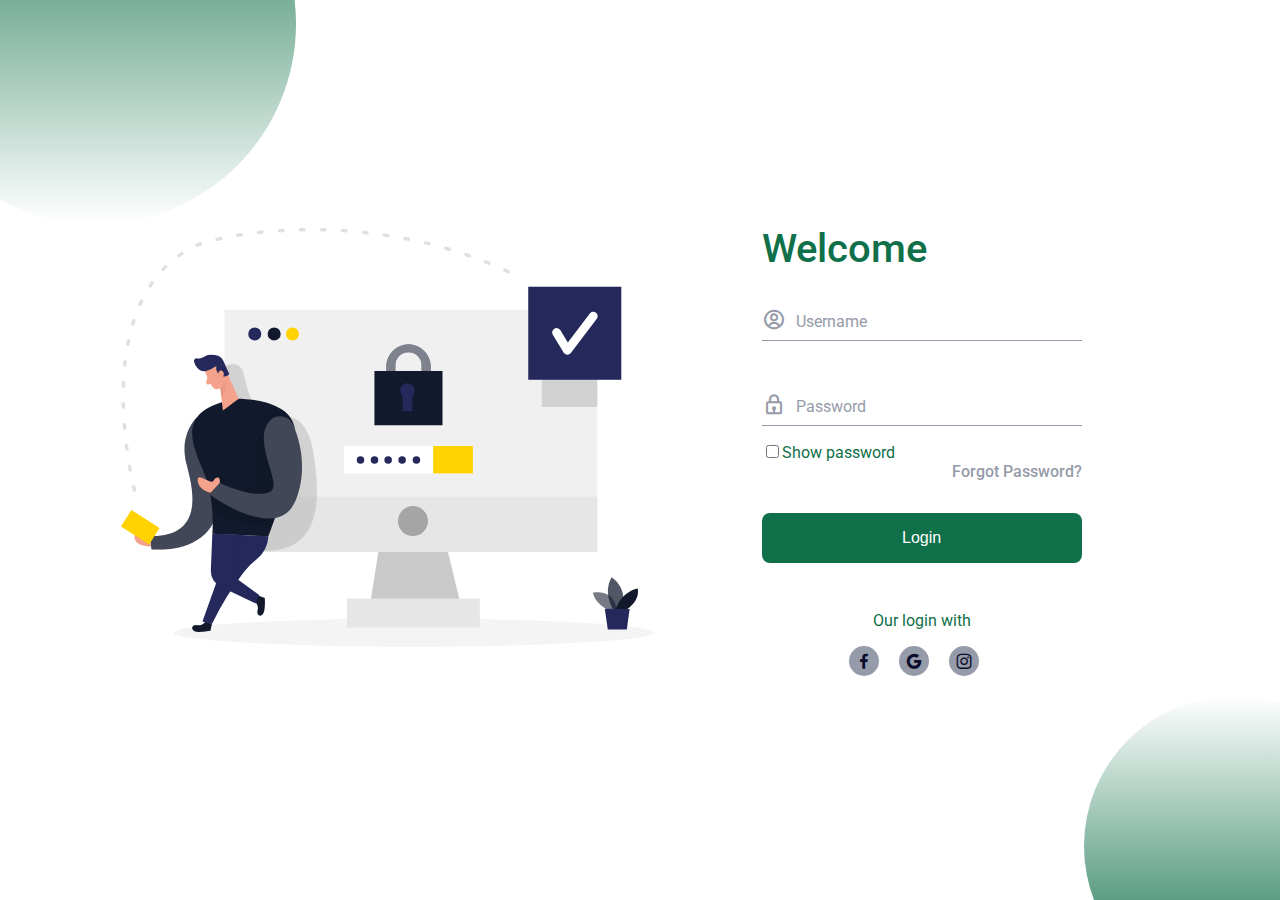
<file: loign form/index.html>
<!DOCTYPE html>
<html lang="en">
    <head>
        <meta charset="UTF-8">
        <meta name="viewport" content="width=device-width, initial-scale=1.0">

        <!-- ===== CSS ===== -->
        <link rel="stylesheet" href="assets/css/styles.css">

        <!-- ===== BOX ICONS ===== -->
        <link href='https://cdn.jsdelivr.net/npm/boxicons@2.0.5/css/boxicons.min.css' rel='stylesheet'>

        <title>Login form responsive</title>  
    </head>
    <body>
        <div class="l-form">
            <div class="shape1"></div>
            <div class="shape2"></div>

            <div class="form">
                <img src="assets/img/authentication.svg" alt="" class="form__img">

                <form action="" class="form__content">
                    <h1 class="form__title">Welcome</h1>

                    <div class="form__div form__div-one">
                        <div class="form__icon">
                            <i class='bx bx-user-circle'></i>
                        </div>

                        <div class="form__div-input">
                            <label for="" class="form__label">Username</label>
                            <input type="text" class="form__input">
                        </div>
                    </div>

                    <div class="form__div">
                        <div class="form__icon">
                            <i class='bx bx-lock' ></i>
                        </div>

                        <div class="form__div-input">
                            <label for="" class="form__label">Password</label>
                            <input type="password" class="form__input">
                        </div>
                    </div>
                    <input type="checkbox"
                    name="Show password"
                    value="Nanna@2001">Show password
                    <a href="#" class="form__forgot">Forgot Password?</a>

                    <input type="submit" class="form__button" value="Login">

                    <div class="form__social">
                        <span class="form__social-text">Our login with</span>

                        <a href="#" class="form__social-icon"><i class='bx bxl-facebook' ></i></a>
                        <a href="#" class="form__social-icon"><i class='bx bxl-google' ></i></a>
                        <a href="#" class="form__social-icon"><i class='bx bxl-instagram' ></i></a>
                    </div>
                </form>
            </div>

        </div>
        
        <!-- ===== MAIN JS ===== -->
        <script src="assets/js/main.js"></script>
    </body>
</html>
</file>
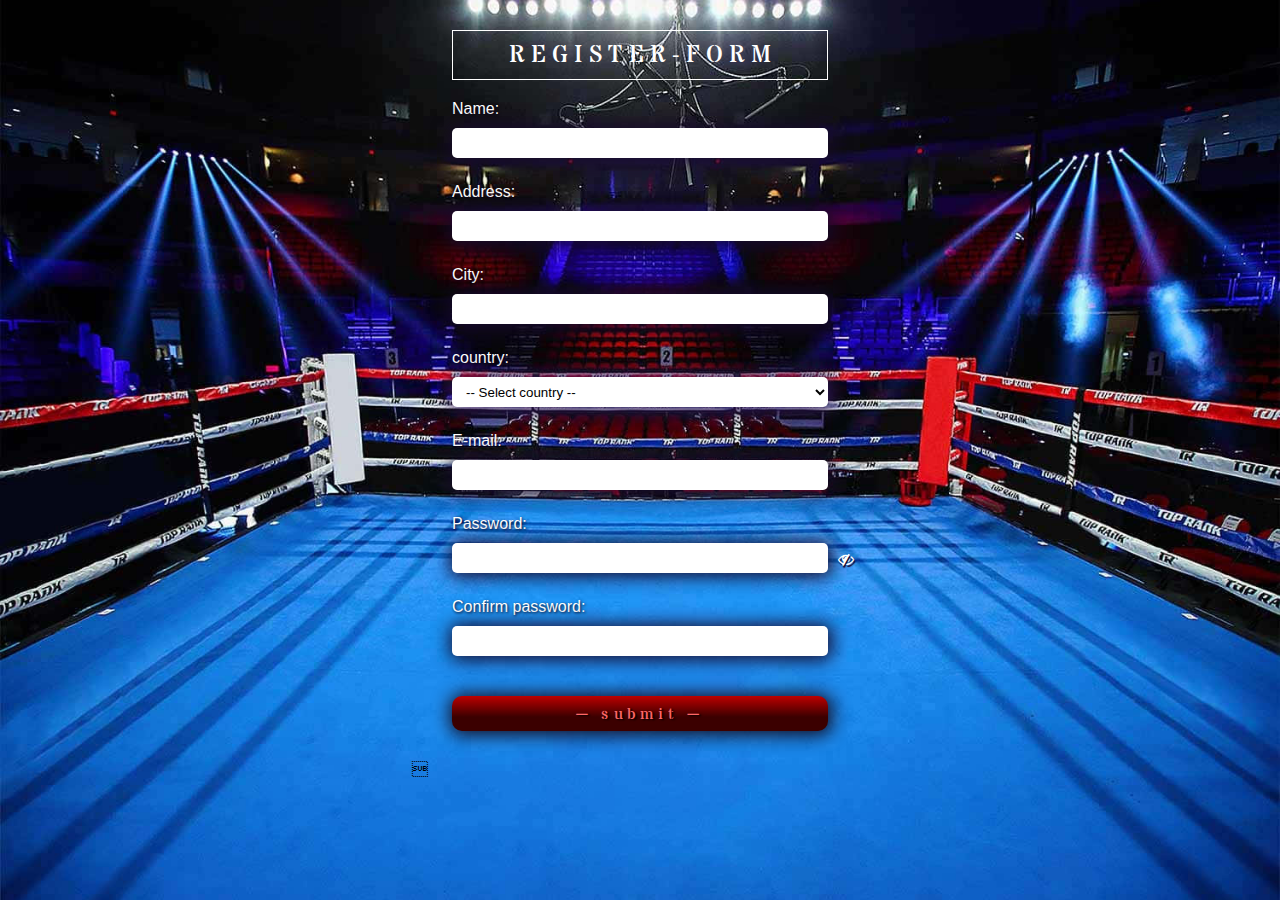
<file: Register-form-master/register2.html>
<!DOCTYPE html>
<html lang="en">
<head>
        <title>Register Form</title>
    <meta charset="UTF-8">
    <meta name="viewport" content="width=device-width, initial-scale=1.0">
    <meta http-equiv="X-UA-Compatible" content="ie=edge">
    <link href='https://fonts.googleapis.com/css?family=Stardos Stencil' rel='stylesheet'> 
    <link rel="stylesheet" href="https://cdnjs.cloudflare.com/ajax/libs/font-awesome/4.7.0/css/font-awesome.min.css">
    <link rel="stylesheet" href="register2.css" type="text/css">
</head>
<body>
   
    <div id="container">
         
        <div id="wrapper">
            <div id="headwrap">
            <div id="header">R E G I S T E R - F O R M</div>
            </div>
            <form id="valForm" method="POST" action="javascript:showPopup();" name="myForm" onsubmit="return validate()">
                   
                            <div class="field">
                                <label>Name:</label>
                                    <input type="text" id="username"  name="Name" class="input"><div id="check" class="check"></div>
                                    <div id="name_error" class="error"></div>
                            </div>
                    
                                <div class="field">
                                    <label>Address:</label> 
                                        <input type="text" id="adress" name="Adress" class="input"><div id="check2" class="check"></div>
                                    
                                        <div id="adress_error" class="error"></div>
                                    </div>

                            <div class="field">
                                 <label>City:</label> 
                                       <input type="text" id="city" name="City" class="input"><div id="check3" class="check"></div>
                                 
                                       <div id="city_error" class="error"></div>
                                   </div>

                             <div class="field">
                            <label>country:</label> 
                        <select id="country" name="Country" class="input" >
                            <option value="0"> -- Select country -- </option>
                            <option value="Afghanistan">Afghanistan</option>
                            <option value="Åland Islands">Åland Islands</option>
                            <option value="Albania">Albania</option>
                            <option value="Algeria">Algeria</option>
                            <option value="American Samoa">American Samoa</option>
                            <option value="Andorra">Andorra</option>
                            <option value="Angola">Angola</option>
                            <option value="Anguilla">Anguilla</option>
                            <option value="Antarctica">Antarctica</option>
                            <option value="Antigua and Barbuda">Antigua and Barbuda</option>
                            <option value="Argentina">Argentina</option>
                            <option value="Armenia">Armenia</option>
                            <option value="Aruba">Aruba</option>
                            <option value="Australia">Australia</option>
                            <option value="Austria">Austria</option>
                            <option value="Azerbaijan">Azerbaijan</option>
                            <option value="Bahamas">Bahamas</option>
                            <option value="Bahrain">Bahrain</option>
                            <option value="Bangladesh">Bangladesh</option>
                            <option value="Barbados">Barbados</option>
                            <option value="Belarus">Belarus</option>
                            <option value="Belgium">Belgium</option>
                            <option value="Belize">Belize</option>
                            <option value="Benin">Benin</option>
                            <option value="Bermuda">Bermuda</option>
                            <option value="Bhutan">Bhutan</option>
                            <option value="Bolivia">Bolivia</option>
                            <option value="Bosnia and Herzegovina">Bosnia and Herzegovina</option>
                            <option value="Botswana">Botswana</option>
                            <option value="Bouvet Island">Bouvet Island</option>
                            <option value="Brazil">Brazil</option>
                            <option value="British Indian Ocean Territory">British Indian Ocean Territory</option>
                            <option value="Brunei Darussalam">Brunei Darussalam</option>
                            <option value="Bulgaria">Bulgaria</option>
                            <option value="Burkina Faso">Burkina Faso</option>
                            <option value="Burundi">Burundi</option>
                            <option value="Cambodia">Cambodia</option>
                            <option value="Cameroon">Cameroon</option>
                            <option value="Canada">Canada</option>
                            <option value="Cape Verde">Cape Verde</option>
                            <option value="Cayman Islands">Cayman Islands</option>
                            <option value="Central African Republic">Central African Republic</option>
                            <option value="Chad">Chad</option>
                            <option value="Chile">Chile</option>
                            <option value="China">China</option>
                            <option value="Christmas Island">Christmas Island</option>
                            <option value="Cocos (Keeling) Islands">Cocos (Keeling) Islands</option>
                            <option value="Colombia">Colombia</option>
                            <option value="Comoros">Comoros</option>
                            <option value="Congo">Congo</option>
                            <option value="Congo, The Democratic Republic of The">Congo, The Democratic Republic of The</option>
                            <option value="Cook Islands">Cook Islands</option>
                            <option value="Costa Rica">Costa Rica</option>
                            <option value="Cote D'ivoire">Cote D'ivoire</option>
                            <option value="Croatia">Croatia</option>
                            <option value="Cuba">Cuba</option>
                            <option value="Cyprus">Cyprus</option>
                            <option value="Czech Republic">Czech Republic</option>
                            <option value="Denmark">Denmark</option>
                            <option value="Djibouti">Djibouti</option>
                            <option value="Dominica">Dominica</option>
                            <option value="Dominican Republic">Dominican Republic</option>
                            <option value="Ecuador">Ecuador</option>
                            <option value="Egypt">Egypt</option>
                            <option value="El Salvador">El Salvador</option>
                            <option value="Equatorial Guinea">Equatorial Guinea</option>
                            <option value="Eritrea">Eritrea</option>
                            <option value="Estonia">Estonia</option>
                            <option value="Ethiopia">Ethiopia</option>
                            <option value="Falkland Islands (Malvinas)">Falkland Islands (Malvinas)</option>
                            <option value="Faroe Islands">Faroe Islands</option>
                            <option value="Fiji">Fiji</option>
                            <option value="Finland">Finland</option>
                            <option value="France">France</option>
                            <option value="French Guiana">French Guiana</option>
                            <option value="French Polynesia">French Polynesia</option>
                            <option value="French Southern Territories">French Southern Territories</option>
                            <option value="Gabon">Gabon</option>
                            <option value="Gambia">Gambia</option>
                            <option value="Georgia">Georgia</option>
                            <option value="Germany">Germany</option>
                            <option value="Ghana">Ghana</option>
                            <option value="Gibraltar">Gibraltar</option>
                            <option value="Greece">Greece</option>
                            <option value="Greenland">Greenland</option>
                            <option value="Grenada">Grenada</option>
                            <option value="Guadeloupe">Guadeloupe</option>
                            <option value="Guam">Guam</option>
                            <option value="Guatemala">Guatemala</option>
                            <option value="Guernsey">Guernsey</option>
                            <option value="Guinea">Guinea</option>
                            <option value="Guinea-bissau">Guinea-bissau</option>
                            <option value="Guyana">Guyana</option>
                            <option value="Haiti">Haiti</option>
                            <option value="Heard Island and Mcdonald Islands">Heard Island and Mcdonald Islands</option>
                            <option value="Holy See (Vatican City State)">Holy See (Vatican City State)</option>
                            <option value="Honduras">Honduras</option>
                            <option value="Hong Kong">Hong Kong</option>
                            <option value="Hungary">Hungary</option>
                            <option value="Iceland">Iceland</option>
                            <option value="India">India</option>
                            <option value="Indonesia">Indonesia</option>
                            <option value="Iran, Islamic Republic of">Iran, Islamic Republic of</option>
                            <option value="Iraq">Iraq</option>
                            <option value="Ireland">Ireland</option>
                            <option value="Isle of Man">Isle of Man</option>
                            <option value="Israel">Israel</option>
                            <option value="Italy">Italy</option>
                            <option value="Jamaica">Jamaica</option>
                            <option value="Japan">Japan</option>
                            <option value="Jersey">Jersey</option>
                            <option value="Jordan">Jordan</option>
                            <option value="Kazakhstan">Kazakhstan</option>
                            <option value="Kenya">Kenya</option>
                            <option value="Kiribati">Kiribati</option>
                            <option value="Korea, Democratic People's Republic of">Korea, Democratic People's Republic of</option>
                            <option value="Korea, Republic of">Korea, Republic of</option>
                            <option value="Kuwait">Kuwait</option>
                            <option value="Kyrgyzstan">Kyrgyzstan</option>
                            <option value="Lao People's Democratic Republic">Lao People's Democratic Republic</option>
                            <option value="Latvia">Latvia</option>
                            <option value="Lebanon">Lebanon</option>
                            <option value="Lesotho">Lesotho</option>
                            <option value="Liberia">Liberia</option>
                            <option value="Libyan Arab Jamahiriya">Libyan Arab Jamahiriya</option>
                            <option value="Liechtenstein">Liechtenstein</option>
                            <option value="Lithuania">Lithuania</option>
                            <option value="Luxembourg">Luxembourg</option>
                            <option value="Macao">Macao</option>
                            <option value="Macedonia, The Former Yugoslav Republic of">Macedonia, The Former Yugoslav Republic of</option>
                            <option value="Madagascar">Madagascar</option>
                            <option value="Malawi">Malawi</option>
                            <option value="Malaysia">Malaysia</option>
                            <option value="Maldives">Maldives</option>
                            <option value="Mali">Mali</option>
                            <option value="Malta">Malta</option>
                            <option value="Marshall Islands">Marshall Islands</option>
                            <option value="Martinique">Martinique</option>
                            <option value="Mauritania">Mauritania</option>
                            <option value="Mauritius">Mauritius</option>
                            <option value="Mayotte">Mayotte</option>
                            <option value="Mexico">Mexico</option>
                            <option value="Micronesia, Federated States of">Micronesia, Federated States of</option>
                            <option value="Moldova, Republic of">Moldova, Republic of</option>
                            <option value="Monaco">Monaco</option>
                            <option value="Mongolia">Mongolia</option>
                            <option value="Montenegro">Montenegro</option>
                            <option value="Montserrat">Montserrat</option>
                            <option value="Morocco">Morocco</option>
                            <option value="Mozambique">Mozambique</option>
                            <option value="Myanmar">Myanmar</option>
                            <option value="Namibia">Namibia</option>
                            <option value="Nauru">Nauru</option>
                            <option value="Nepal">Nepal</option>
                            <option value="Netherlands">Netherlands</option>
                            <option value="Netherlands Antilles">Netherlands Antilles</option>
                            <option value="New Caledonia">New Caledonia</option>
                            <option value="New Zealand">New Zealand</option>
                            <option value="Nicaragua">Nicaragua</option>
                            <option value="Niger">Niger</option>
                            <option value="Nigeria">Nigeria</option>
                            <option value="Niue">Niue</option>
                            <option value="Norfolk Island">Norfolk Island</option>
                            <option value="Northern Mariana Islands">Northern Mariana Islands</option>
                            <option value="Norway">Norway</option>
                            <option value="Oman">Oman</option>
                            <option value="Pakistan">Pakistan</option>
                            <option value="Palau">Palau</option>
                            <option value="Palestinian Territory, Occupied">Palestinian Territory, Occupied</option>
                            <option value="Panama">Panama</option>
                            <option value="Papua New Guinea">Papua New Guinea</option>
                            <option value="Paraguay">Paraguay</option>
                            <option value="Peru">Peru</option>
                            <option value="Philippines">Philippines</option>
                            <option value="Pitcairn">Pitcairn</option>
                            <option value="Poland">Poland</option>
                            <option value="Portugal">Portugal</option>
                            <option value="Puerto Rico">Puerto Rico</option>
                            <option value="Qatar">Qatar</option>
                            <option value="Reunion">Reunion</option>
                            <option value="Romania">Romania</option>
                            <option value="Russian Federation">Russian Federation</option>
                            <option value="Rwanda">Rwanda</option>
                            <option value="Saint Helena">Saint Helena</option>
                            <option value="Saint Kitts and Nevis">Saint Kitts and Nevis</option>
                            <option value="Saint Lucia">Saint Lucia</option>
                            <option value="Saint Pierre and Miquelon">Saint Pierre and Miquelon</option>
                            <option value="Saint Vincent and The Grenadines">Saint Vincent and The Grenadines</option>
                            <option value="Samoa">Samoa</option>
                            <option value="San Marino">San Marino</option>
                            <option value="Sao Tome and Principe">Sao Tome and Principe</option>
                            <option value="Saudi Arabia">Saudi Arabia</option>
                            <option value="Senegal">Senegal</option>
                            <option value="Serbia">Serbia</option>
                            <option value="Seychelles">Seychelles</option>
                            <option value="Sierra Leone">Sierra Leone</option>
                            <option value="Singapore">Singapore</option>
                            <option value="Slovakia">Slovakia</option>
                            <option value="Slovenia">Slovenia</option>
                            <option value="Solomon Islands">Solomon Islands</option>
                            <option value="Somalia">Somalia</option>
                            <option value="South Africa">South Africa</option>
                            <option value="South Georgia and The South Sandwich Islands">South Georgia and The South Sandwich Islands</option>
                            <option value="Spain">Spain</option>
                            <option value="Sri Lanka">Sri Lanka</option>
                            <option value="Sudan">Sudan</option>
                            <option value="Suriname">Suriname</option>
                            <option value="Svalbard and Jan Mayen">Svalbard and Jan Mayen</option>
                            <option value="Swaziland">Swaziland</option>
                            <option value="Sweden">Sweden</option>
                            <option value="Switzerland">Switzerland</option>
                            <option value="Syrian Arab Republic">Syrian Arab Republic</option>
                            <option value="Taiwan, Province of China">Taiwan, Province of China</option>
                            <option value="Tajikistan">Tajikistan</option>
                            <option value="Tanzania, United Republic of">Tanzania, United Republic of</option>
                            <option value="Thailand">Thailand</option>
                            <option value="Timor-leste">Timor-leste</option>
                            <option value="Togo">Togo</option>
                            <option value="Tokelau">Tokelau</option>
                            <option value="Tonga">Tonga</option>
                            <option value="Trinidad and Tobago">Trinidad and Tobago</option>
                            <option value="Tunisia">Tunisia</option>
                            <option value="Turkey">Turkey</option>
                            <option value="Turkmenistan">Turkmenistan</option>
                            <option value="Turks and Caicos Islands">Turks and Caicos Islands</option>
                            <option value="Tuvalu">Tuvalu</option>
                            <option value="Uganda">Uganda</option>
                            <option value="Ukraine">Ukraine</option>
                            <option value="United Arab Emirates">United Arab Emirates</option>
                            <option value="United Kingdom">United Kingdom</option>
                            <option value="United States">United States</option>
                            <option value="United States Minor Outlying Islands">United States Minor Outlying Islands</option>
                            <option value="Uruguay">Uruguay</option>
                            <option value="Uzbekistan">Uzbekistan</option>
                            <option value="Vanuatu">Vanuatu</option>
                            <option value="Venezuela">Venezuela</option>
                            <option value="Viet Nam">Viet Nam</option>
                            <option value="Virgin Islands, British">Virgin Islands, British</option>
                            <option value="Virgin Islands, U.S.">Virgin Islands, U.S.</option>
                            <option value="Wallis and Futuna">Wallis and Futuna</option>
                            <option value="Western Sahara">Western Sahara</option>
                            <option value="Yemen">Yemen</option>
                            <option value="Zambia">Zambia</option>
                            <option value="Zimbabwe">Zimbabwe</option>
                        </select><div id="check4" class="check"></div>
                        
                        <div id="country_error" class="error"></div>
                        </div>

                        <div class="field">
                            <label>E-mail:</label>  
                        <input type="text" id="email" name="Email" class="input"><div id="check5" class="check"></div>
                        
                        <div id="email_error" class="error"></div>
                        </div>

                        <div class="field">
                            <label>Password:</label> 
                        <input type="password" id="password" name="Password" class="input pswd pass"><i class="fa fa-eye-slash" id="eye"></i>
                        
                        <div id="password_error" class="error"></div>
                        </div>

                        <div class="field">
                            <label>Confirm password:</label> 
                        <input type="text" id="confirmpassword" name="Confirmpassword" class="input pswd conf"><div id="check6" class="check"></div> 
                        
                        <div id="confirmpassword_error" class="error"></div>
                        </div>
                        <div id="bottomdiv">
                            <button type="submit" value="Submit" class="btn" name="mySubmit"><span id="submit">&#9472; submit &#9472;</span></button>
                       </div>&#26;
                    </form>
                    </div>
                </div>
<!-- The Modal (no interaction with the rest of the page is possible until the user closes it!)-->
<div id="myModal" class="modal">

    <!-- Modal content -->
    <div class="modal-content">
      <div class="close">&times;</div>
      <p class="text">Thank you, for filling in the form.</p>
    </div>
  
  </div>
                
    <script src="register2.js"></script>
</body>
</html>
</file>
<file: loign form/assets/css/styles.css>
/*===== GOOGLE FONTS =====*/
@import url("https://fonts.googleapis.com/css2?family=Roboto:wght@400;500&display=swap");

/*===== VARIABLES CSS =====*/

/*=== Colores ===*/
:root{
    --first-color: #0f7049;
    --text-color: #969ba9;
}

/*=== Fuente y tipografia ===*/
:root{
    --body-font: 'Roboto', sans-serif;
    --big-font-size: 2rem;
    --normal-font-size: 0.938rem;
    --smaller-font-size: 0.875rem;
}
@media screen and (min-width: 768px){
    :root{
        --big-font-size: 2.5rem;
        --normal-font-size: 1rem;
    }  
}

/*===== BASE =====*/
*,::before,::after{
    box-sizing: border-box;
}
body{
    margin: 0;
    padding: 0;
    font-family: var(--body-font);
    color: var(--first-color);
}
h1{
    margin: 0;
}
a{
    text-decoration: none;
}
img{
    max-width: 100%;
    height: auto;
}
/*===== FORM =====*/
.l-form{
    position: relative;
    height: 100vh;
    overflow: hidden;
}

/*=== Shapes ===*/
.shape1,
.shape2{
    position: absolute;
    width: 200px;
    height: 200px;
    border-radius: 50%;
}
.shape1{
    top: -7rem;
    left: -3.5rem;
    background: linear-gradient(180deg, var(--first-color) 0%, rgba(196,196,196,0) 100%);
}
.shape2{
    bottom: -6rem;
    right: -5.5rem;
    background: linear-gradient(180deg, var(--first-color) 0%, rgba(196,196,196,0) 100%);
    transform: rotate(180deg);
}
/*=== Form ===*/
.form{
    height: 100vh;
    display: grid;
    justify-content: center;
    align-items: center;
    padding: 0 1rem;
}
.form__content{
    width: 290px;
}
.form__img{
    display: none;
}
.form__title{
    font-size: var(--big-font-size);
    font-weight: 500;
    margin-bottom: 2rem;
}
.form__div{
    position: relative;
    display: grid;
    grid-template-columns: 7% 93%;
    margin-bottom: 1rem;
    padding: .25rem 0;
    border-bottom: 1px solid var(--text-color);
}
/*=== Div focus ===*/
.form__div.focus{
    border-bottom: 1px solid var(--first-color);
}

.form__div-one{
    margin-bottom: 3rem;
}

.form__icon{
    font-size: 1.5rem;
    color: var(--text-color);
    transition: .3s;
}
/*=== Icon focus ===*/
.form__div.focus .form__icon{
    color: var(--first-color);
}

.form__label{
    display: block;
    position: absolute;
    left: .75rem;
    top: .25rem;
    font-size: var(--normal-font-size);
    color: var(--text-color);
    transition: .3s;
}
/*=== Label focus ===*/
.form__div.focus .form__label{
    top: -1.5rem;
    font-size: .875rem;
    color: var(--first-color);
}

.form__div-input{
    position: relative;
}
.form__input{
    position: absolute;
    top: 0;
    left: 0;
    width: 100%;
    height: 100%;
    border: none;
    outline: none;
    background: none;
    padding: .5rem .75rem;
    font-size: 1.2rem;
    color: var(--first-color);
    transition: .3s;
}
.form__forgot{
    display: block;
    text-align: right;
    margin-bottom: 2rem;
    font-size: var(--normal-font-size);
    color: var(--text-color);
    font-weight: 500;
    transition: .5;
}
.form__forgot:hover{
    color: var(--first-color);
    transition: .5s;
}
.form__button{
    width: 100%;
    padding: 1rem;
    font-size: var(--normal-font-size);
    outline: none;
    border: none;
    margin-bottom: 3rem;
    background-color: var(--first-color);
    color: #fff;
    border-radius: .5rem;
    cursor: pointer;
    transition: .3s;
}
.form__button:hover{
    box-shadow: 0px 15px 36px rgba(50, 32, 32, 0.15);
}

/*=== Form social===*/
.form__social{
    text-align: center;
}
.form__social-text{
    display: block;
    font-size: var(--normal-font-size);
    margin-bottom: 1rem;
}
.form__social-icon{
    display: inline-flex;
    justify-content: center;
    align-items: center;
    width: 30px;
    height: 30px;
    margin-right: 1rem;
    padding: .5rem;
    background-color: var(--text-color);
    color: #0a0c2c;
    font-size: 1.25rem;
    border-radius: 50%;
}
.form__social-icon:hover{
    background-color: var(--first-color);
}
/*===== MEDIA QUERIS =====*/
@media screen and (min-width: 968px){
    .shape1{
        width: 400px;
        height: 400px;
        top: -11rem;
        left: -6.5rem;
    }
    .shape2{
        width: 300px;
        height: 300px;
        right: -6.5rem;
    }

    .form{
        grid-template-columns: 1.5fr 1fr;
        padding: 0 2rem;
    }
    .form__content{
        width: 320px;
    }
    .form__img{
        display: block;
        width: 700px;
        justify-self: center;
    }
}
</file>
<file: Register-form-master/register2.css>
* {
    box-sizing: border-box;
}

html {
    background: url('bg4.jpg') no-repeat center center fixed; 
    -webkit-background-size: cover;
    -moz-background-size: cover;
    -o-background-size: cover;
    background-size: cover;
}

body {
    margin: 0;
    padding: 0;
}

#container {
    width: 100%;
    margin-top: 80px;
    display: flex;
    align-items: center;
    justify-content: center;
    height: 100%;
}

@media screen and ( max-height: 900px) {
    #container {
        margin-top: 30px;
    }
  }

#wrapper {
    width: auto;
    height: 100%;
    display: flex;
    align-items: center;
    justify-content: center;
    flex-direction: column;
  }

#headwrap {
    width: 100%;
    padding: 0px 40px 0px 40px ;

}

#header {
    font-family: 'Stardos Stencil';
    color: white;
    display: flex;
    align-items: center;
    justify-content: center;
    height: 50px;
    width: 100%;
    font-size: 1.5em;
    border: 1px solid rgb(255, 255, 255);
    padding: 0px 40px 0px 40px ;
    margin-bottom: 20px;
}

@media screen and ( max-width: 320px) {
    #header {
        font-size: 1em;
    }
  }

#bottomdiv {
    margin-top: 20px;
    margin-bottom: 80px;
    display: flex;
    align-items: center;
    justify-content: center;
    flex-direction: column;
    padding: 0px 40px 0px 40px ;
    width: 100%;
    font-size: 1.5em;
}

@media screen and ( max-height: 900px) {
    #bottomdiv {
        margin-bottom: 30px;
        margin-top: 15px;
    }
  }

#check, #check2, #check3, #check4, #check5, #check6{
    float: right;
    margin-top: 10px;
}

.field {
    padding: 0px 40px 20px 40px ;
    width: 100%;
}

.btn {
    width: 100%;
    height: 50px;
    border: none;
    background-color: darkred;
    -moz-box-shadow:    1px 2px 2px 0px  rgb(38, 25, 49);
    -webkit-box-shadow: 1px 2px 2px 0px  rgb(38, 25, 49);
    box-shadow:         1px 1px 18px 3px rgb(21, 11, 29);
    cursor: pointer;
    border-radius: 10px;
    background-image: linear-gradient(to bottom,rgb(190, 0, 0), #3b0000 60%);
}

@media screen and ( max-height: 900px) {
    .btn {
        height: 35px;
    }
  }

#submit {
    font-family: 'Stardos Stencil';
    font-size: 1.5em;
    color: rgb(255, 104, 104);
    text-shadow: 2px 1px 2px #000000;
    letter-spacing: 5px;
}

#submit:hover {
    color: rgb(255, 238, 0);
}

@media screen and (max-height: 900px) {
    #submit {
    font-size: 1.2em;
   }
}

label {
    font-family:'Arial';
    color: rgb(255, 255, 255);
    font-size: 16px;
    text-shadow: 1px 1px 3px #0a0016;
}

#country {
    width: 100%;
    height: 35px;
    border: none;
    outline: none;
    -moz-box-shadow:    1px 2px 2px 0px rgb(48, 21, 88);
    -webkit-box-shadow: 1px 2px 2px 0px rgb(48, 21, 88);
    box-shadow:         1px 1px 18px 3px rgb(48, 21, 88);
}

@media screen and ( max-height: 900px) {
    #country  {
        height: 30px;
    }
  }

input[type=text] {
    color: #570000;
    font-size: 1rem;
    font-family:'arial';
}

.input{
    padding-left: 10px;
    width: 100%;
    height: 35px;
    border: none;
    outline: none;
    -moz-box-shadow:    1px 2px 2px 0px rgb(48, 21, 88);
    -webkit-box-shadow: 1px 2px 2px 0px rgb(48, 21, 88);
    box-shadow:         1px 1px 18px 3px rgb(24, 10, 46);
    border-radius: 5px;
    margin-top: 10px;
    background-color: white;
}

@media screen and ( max-height: 900px) {
    .input {
        height: 30px;
    }
  }


.error {
    margin-top: 5px;
    color: red;
    height: 0px;
    text-shadow: 1px 1px 1px #0d001b;
}

#cross {
    position: absolute;
    margin-left: 5px;
    margin-top: 5px;
    text-shadow: 1px 2px 1px #130029;
}

@media screen and ( max-height: 900px) {
    #cross  {
        margin-top: 3px;
    }
  }

#green {
    position: absolute;
    margin-left: 5px;
    margin-top: 7px;
    text-shadow: 1px 2px 1px #130029;
}

@media screen and ( max-height: 900px) {
    #green  {
        margin-top: 4px;
    }
  }

.fa-eye-slash {
    position: absolute;
    color: rgb(255, 255, 255);
    margin-left: 10px;
    cursor: pointer;
    margin-top: 18px;
    text-shadow: 1px 2px 1px #130029;
}

.fa-eye {
    position: absolute;
    color: rgb(255, 255, 255);
    margin-left: 10px;
    cursor: pointer;
    margin-top: 18px;
    text-shadow: 1px 2px 1px #130029;
}

.fa-check {
    position: absolute;
    margin: 4px;
    color: green;
    display: inline;
}

.fa-times-circle {
    position: absolute;
    margin: 5px;
    color: rgb(167, 0, 0);
}

/* Change autofill styles*/
input:-webkit-autofill,
input:-webkit-autofill:hover, 
input:-webkit-autofill:focus,
textarea:-webkit-autofill,
textarea:-webkit-autofill:hover,
textarea:-webkit-autofill:focus,
select:-webkit-autofill,
select:-webkit-autofill:hover,
select:-webkit-autofill:focus {
  border: none;
  -webkit-text-fill-color: rgb(48, 21, 88);
  -moz-box-shadow:    1px 2px 2px 0px  rgb(38, 25, 49);
  -webkit-box-shadow: 1px 2px 2px 0px  rgb(38, 25, 49);
  box-shadow:         1px 1px 2px 0px rgb(31, 8, 53);
  transition: background-color 5000s ease-in-out 0s;
}

/* The modal popup*/

.modal {
    display: none; /* Hidden by default */
    position: fixed; /* Stay in place */
    z-index: 5; /* Sit on top */
    left: 0;
    top: 0;
    width: 100%; /* Full width */
    height: 100%; /* Full height */
    overflow: auto; /* Enable scroll if needed */
    background-color: rgb(0,0,0); /* Fallback color */
    background-color: rgba(0,0,0,0.4); /* Black w/ opacity */
}
  
  /* Modal Content/Box */
  .modal-content {
    text-align: center;
    position: absolute;
    background-color: #fefefe;
    left: 50%;
    top: 50%;
    transform: translate(-50%, -50%);
    border: 2px solid rgb(158, 103, 230);
    width: 50%; /* Could be more or less, depending on screen size */
    border-radius: 10px;
    padding: 20px 10px 20px 10px;
  }

  .modal-content .text {
    color: rgb(103, 59, 175);
    font-size: 1.5em;
  }

  @media screen and ( max-width: 700px) {
    .modal-content .text {
        font-size: 1em;
    }
  }

  @media screen and ( max-width: 700px) {
    .modal-content {
        width: 80%;
    }
  }


/* The Close Button */
  .close {
    color: rgb(77, 30, 151);
    position: absolute;
    top: -15px;
    right: -15px;
    width: 30px;
    height: 30px;
    font-size:1.5em;
    font-weight: bold;
    background-color: white;
    border-radius: 15px;
    border: 3px solid rgb(158, 103, 230); 
    
  }

  .close:hover,
  .close:focus {
    color: rgb(182, 0, 0);
    text-decoration: none;
    cursor: pointer;
  }
</file>
